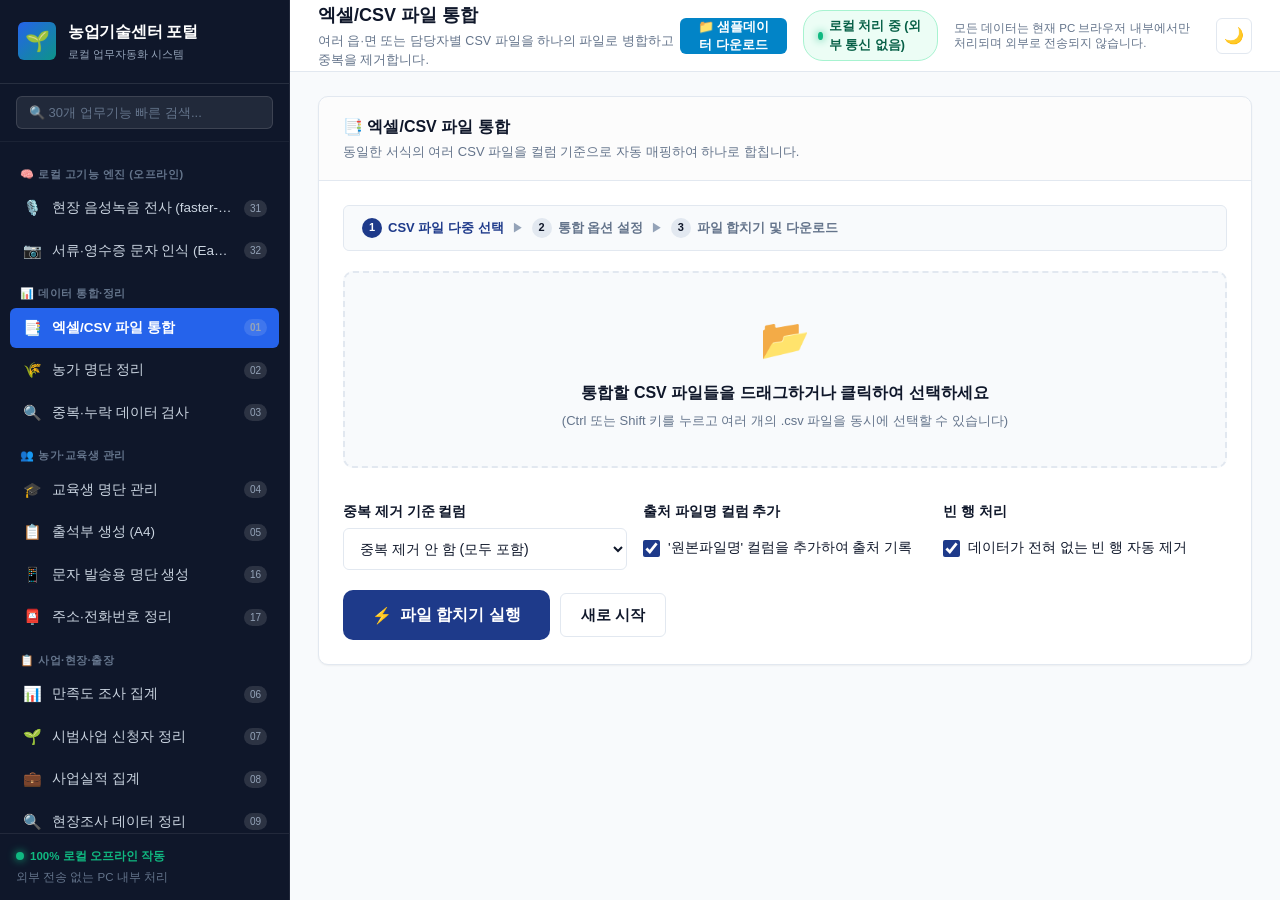
<file: 농업기술센터_업무자동화/index.html>
<!DOCTYPE html>
<html lang="ko">
<head>
  <meta charset="UTF-8">
  <meta http-equiv="X-UA-Compatible" content="IE=edge">
  <meta name="viewport" content="width=device-width, initial-scale=1.0">
  <!-- 외부 인터넷 호출 전면 차단 (로컬 127.0.0.1 서버만 허용) -->
  <meta http-equiv="Content-Security-Policy" content="default-src 'none'; script-src 'self' 'unsafe-inline'; style-src 'self' 'unsafe-inline'; img-src 'self' data: blob:; connect-src 'self' http://127.0.0.1:8765; font-src 'self' data:;">
  <title>농업기술센터 로컬 업무자동화 포털</title>
  <link rel="stylesheet" href="assets/style.css">
</head>
<body>
  <div class="app-container">
    <!-- 좌측 사이드바 -->
    <aside class="sidebar" id="sidebar">
      <div class="sidebar-header">
        <div class="sidebar-brand">
          <div class="sidebar-brand-icon">🌱</div>
          <div class="sidebar-brand-text">
            <h1>농업기술센터 포털</h1>
            <p>로컬 업무자동화 시스템</p>
          </div>
        </div>
      </div>

      <!-- 메뉴 검색창 -->
      <div class="sidebar-search">
        <input type="text" id="menu-search-input" placeholder="🔍 30개 업무기능 빠른 검색..." autocomplete="off">
      </div>

      <!-- 메뉴 네비게이션 (30개 기능) -->
      <nav class="sidebar-nav" id="sidebar-nav">
        <!-- app.js의 AppRouter에서 동적으로 렌더링 됨 -->
      </nav>

      <!-- 사이드바 푸터 (보안 상태 안내) -->
      <div class="sidebar-footer">
        <div class="secure-badge">
          <span class="secure-dot"></span>
          <span>100% 로컬 오프라인 작동</span>
        </div>
        <div>외부 전송 없는 PC 내부 처리</div>
      </div>
    </aside>

    <!-- 우측 메인 작업 영역 -->
    <main class="main-wrapper">
      <!-- 상단 헤더 -->
      <header class="top-header">
        <div class="header-title-area">
          <h2 id="header-title">농업기술센터 로컬 업무자동화 포털</h2>
          <p id="header-subtitle">외부 전송 없는 PC 내부 업무처리 도구</p>
        </div>

        <div class="header-security-notice">
          <button class="btn btn-sm btn-primary no-print" onclick="window.openSampleModal()" title="테스트용 샘플 CSV 파일을 다운로드합니다" style="font-size: 13px; height: 36px; padding: 0 14px; font-weight: bold; background: #0284c7; border: none; cursor: pointer;">
            📁 샘플데이터 다운로드
          </button>

          <div class="security-tag" title="인터넷 연결 없이 브라우저 내부에서만 연산합니다.">
            <span class="secure-dot"></span>
            <span>로컬 처리 중 (외부 통신 없음)</span>
          </div>

          <div style="font-size: 11.5px; color: var(--text-muted); max-width: 280px; line-height: 1.3;" class="no-print">
            모든 데이터는 현재 PC 브라우저 내부에서만 처리되며 외부로 전송되지 않습니다.
          </div>

          <div class="header-actions">
            <button class="btn-icon" id="btn-toggle-theme" title="다크 모드 / 라이트 모드 전환">🌙</button>
          </div>
        </div>
      </header>

      <!-- 메인 콘텐츠 영역 (동적 모듈 로드) -->
      <div class="content-area">
        <div id="module-content">
          <!-- 모듈의 render() 함수가 이곳에 내용을 주입합니다 -->
        </div>
      </div>
    </main>
  </div>

  <!-- 토스트 및 로딩 인디케이터 컨테이너 -->
  <div id="toast-container" class="toast-container"></div>
  <div id="global-loader" class="global-loader-backdrop"></div>

  <!-- 100% 로컬 오프라인 스크립트 로드 (외부 CDN 없음) -->
  <script src="assets/libs/simple-zip.js"></script>
  <script src="assets/libs/simple-qrcode.js"></script>
  <script src="assets/core-utils.js"></script>
  <script src="assets/modules/data-tools-1.js"></script>
  <script src="assets/modules/data-tools-2.js"></script>
  <script src="assets/modules/file-tools.js"></script>
  <script src="assets/modules/text-tools.js"></script>
  <script src="assets/modules/report-tools.js"></script>
  <script src="assets/modules/utility-tools.js"></script>
  <script src="assets/modules/ai-local-tools.js"></script>
  <script src="assets/app.js"></script>
  <script src="assets/sample-data.js"></script>
</body>
</html>
</file>
<file: 농업기술센터_업무자동화/assets/style.css>
/* ==========================================================================
   농업기술센터 로컬 업무자동화 포털 - 스타일시트
   외부 폰트/CDN 일체 배제, 시스템 한글 폰트 스택 적용
   공공기관 단정 스타일, 가독성 최우선(40~60대 배려), 다크모드 및 A4 인쇄 지원
   ========================================================================== */

:root {
  --primary: #1e3a8a;          /* 신뢰의 공공 네이비 */
  --primary-hover: #1d4ed8;
  --primary-light: #eff6ff;
  --secondary: #0d9488;        /* 농업/청록 포인트 */
  --secondary-hover: #0f766e;
  --success: #16a34a;
  --danger: #dc2626;
  --warning: #d97706;
  --info: #0284c7;

  --bg-main: #f8fafc;
  --bg-card: #ffffff;
  --bg-sidebar: #0f172a;       /* 사이드바 다크 네이비 */
  --bg-sidebar-hover: #1e293b;
  --bg-sidebar-active: #2563eb;
  --text-sidebar: #cbd5e1;
  --text-sidebar-bright: #ffffff;

  --text-main: #0f172a;
  --text-muted: #64748b;
  --text-light: #94a3b8;

  --border: #e2e8f0;
  --border-focus: #3b82f6;

  --radius-sm: 6px;
  --radius-md: 10px;
  --radius-lg: 14px;

  --shadow-sm: 0 1px 2px 0 rgb(0 0 0 / 0.05);
  --shadow-md: 0 4px 6px -1px rgb(0 0 0 / 0.07), 0 2px 4px -2px rgb(0 0 0 / 0.07);
  --shadow-lg: 0 10px 15px -3px rgb(0 0 0 / 0.08);

  --font-family: 'Pretendard', -apple-system, BlinkMacSystemFont, "Malgun Gothic", "맑은 고딕", "Apple SD Gothic Neo", "Segoe UI", Roboto, sans-serif;
  --sidebar-width: 290px;
  --header-height: 72px;
}

[data-theme="dark"] {
  --bg-main: #0b0f19;
  --bg-card: #151d2f;
  --bg-sidebar: #0a0e1a;
  --bg-sidebar-hover: #1e293b;
  --text-main: #f1f5f9;
  --text-muted: #94a3b8;
  --text-light: #64748b;
  --border: #243049;
  --primary-light: #1e293b;
  --shadow-sm: 0 1px 2px 0 rgb(0 0 0 / 0.3);
  --shadow-md: 0 4px 6px -1px rgb(0 0 0 / 0.4);
}

/* 기본 리셋 */
* {
  box-sizing: border-box;
  margin: 0;
  padding: 0;
}

html, body {
  font-family: var(--font-family);
  font-size: 15px;
  line-height: 1.5;
  color: var(--text-main);
  background-color: var(--bg-main);
  height: 100%;
  overflow: hidden;
  -webkit-font-smoothing: antialiased;
}

/* 전체 앱 레이아웃 */
.app-container {
  display: flex;
  height: 100vh;
  width: 100vw;
  overflow: hidden;
}

/* 좌측 사이드바 */
.sidebar {
  width: var(--sidebar-width);
  background-color: var(--bg-sidebar);
  color: var(--text-sidebar);
  display: flex;
  flex-direction: column;
  flex-shrink: 0;
  border-right: 1px solid rgba(255, 255, 255, 0.08);
  height: 100%;
  z-index: 20;
}

.sidebar-header {
  padding: 20px 18px;
  border-bottom: 1px solid rgba(255, 255, 255, 0.1);
}

.sidebar-brand {
  display: flex;
  align-items: center;
  gap: 12px;
}

.sidebar-brand-icon {
  width: 38px;
  height: 38px;
  background: linear-gradient(135deg, #2563eb, #0d9488);
  border-radius: var(--radius-sm);
  display: flex;
  align-items: center;
  justify-content: center;
  font-size: 20px;
  font-weight: bold;
  color: #fff;
}

.sidebar-brand-text h1 {
  font-size: 16px;
  font-weight: 700;
  color: var(--text-sidebar-bright);
  letter-spacing: -0.3px;
}

.sidebar-brand-text p {
  font-size: 11px;
  color: #94a3b8;
  margin-top: 2px;
}

/* 메뉴 검색 */
.sidebar-search {
  padding: 12px 16px;
  border-bottom: 1px solid rgba(255, 255, 255, 0.05);
}

.sidebar-search input {
  width: 100%;
  padding: 8px 12px;
  background-color: rgba(255, 255, 255, 0.08);
  border: 1px solid rgba(255, 255, 255, 0.12);
  border-radius: var(--radius-sm);
  color: #fff;
  font-size: 13px;
  outline: none;
  transition: all 0.2s;
}

.sidebar-search input:focus {
  background-color: rgba(255, 255, 255, 0.15);
  border-color: #3b82f6;
}

.sidebar-search input::placeholder {
  color: #64748b;
}

/* 사이드바 메뉴 네비게이션 */
.sidebar-nav {
  flex: 1;
  overflow-y: auto;
  padding: 12px 10px;
}

.sidebar-nav::-webkit-scrollbar {
  width: 6px;
}
.sidebar-nav::-webkit-scrollbar-thumb {
  background: rgba(255, 255, 255, 0.15);
  border-radius: 3px;
}

.menu-category-title {
  font-size: 11px;
  font-weight: 700;
  text-transform: uppercase;
  color: #64748b;
  padding: 12px 10px 6px 10px;
  letter-spacing: 0.5px;
}

.nav-item {
  display: flex;
  align-items: center;
  gap: 10px;
  padding: 9px 12px;
  border-radius: var(--radius-sm);
  color: var(--text-sidebar);
  font-size: 13.5px;
  text-decoration: none;
  cursor: pointer;
  transition: all 0.15s ease;
  margin-bottom: 2px;
  user-select: none;
}

.nav-item:hover {
  background-color: var(--bg-sidebar-hover);
  color: var(--text-sidebar-bright);
}

.nav-item.active {
  background-color: var(--bg-sidebar-active);
  color: #ffffff;
  font-weight: 600;
}

.nav-item-icon {
  font-size: 15px;
  width: 20px;
  text-align: center;
  flex-shrink: 0;
}

.nav-item-text {
  flex: 1;
  white-space: nowrap;
  overflow: hidden;
  text-overflow: ellipsis;
}

.nav-item-num {
  font-size: 10px;
  background: rgba(255, 255, 255, 0.12);
  color: #94a3b8;
  padding: 1px 6px;
  border-radius: 10px;
}

/* 사이드바 푸터 */
.sidebar-footer {
  padding: 14px 16px;
  border-top: 1px solid rgba(255, 255, 255, 0.08);
  font-size: 11.5px;
  color: #64748b;
}

.sidebar-footer .secure-badge {
  display: flex;
  align-items: center;
  gap: 6px;
  color: #10b981;
  font-weight: 600;
  margin-bottom: 4px;
}

.secure-dot {
  width: 8px;
  height: 8px;
  border-radius: 50%;
  background-color: #10b981;
  display: inline-block;
  box-shadow: 0 0 8px #10b981;
}

/* 메인 영역 */
.main-wrapper {
  flex: 1;
  display: flex;
  flex-direction: column;
  height: 100%;
  overflow: hidden;
  background-color: var(--bg-main);
}

/* 상단 헤더 */
.top-header {
  height: var(--header-height);
  background-color: var(--bg-card);
  border-bottom: 1px solid var(--border);
  display: flex;
  align-items: center;
  justify-content: space-between;
  padding: 0 28px;
  flex-shrink: 0;
}

.header-title-area h2 {
  font-size: 18px;
  font-weight: 700;
  color: var(--text-main);
  display: flex;
  align-items: center;
  gap: 10px;
}

.header-title-area p {
  font-size: 12.5px;
  color: var(--text-muted);
  margin-top: 3px;
}

.header-security-notice {
  display: flex;
  align-items: center;
  gap: 16px;
}

.security-tag {
  background-color: #ecfdf5;
  border: 1px solid #a7f3d0;
  color: #065f46;
  padding: 6px 14px;
  border-radius: 20px;
  font-size: 12.5px;
  font-weight: 600;
  display: flex;
  align-items: center;
  gap: 6px;
}

[data-theme="dark"] .security-tag {
  background-color: #064e3b;
  border-color: #047857;
  color: #a7f3d0;
}

.header-actions {
  display: flex;
  align-items: center;
  gap: 10px;
}

.btn-icon {
  background: transparent;
  border: 1px solid var(--border);
  border-radius: var(--radius-sm);
  width: 36px;
  height: 36px;
  display: flex;
  align-items: center;
  justify-content: center;
  cursor: pointer;
  color: var(--text-main);
  transition: all 0.2s;
  font-size: 16px;
}

.btn-icon:hover {
  background-color: var(--primary-light);
  border-color: var(--primary);
}

/* 메인 스크롤 콘텐츠 영역 */
.content-area {
  flex: 1;
  overflow-y: auto;
  padding: 24px 28px 48px 28px;
}

/* 작업 카드 */
.work-card {
  background-color: var(--bg-card);
  border-radius: var(--radius-md);
  border: 1px solid var(--border);
  box-shadow: var(--shadow-sm);
  margin-bottom: 20px;
  overflow: hidden;
}

.card-header {
  padding: 18px 24px;
  border-bottom: 1px solid var(--border);
  display: flex;
  align-items: center;
  justify-content: space-between;
  background-color: rgba(0, 0, 0, 0.01);
}

.card-title-group h3 {
  font-size: 16px;
  font-weight: 700;
  color: var(--text-main);
  display: flex;
  align-items: center;
  gap: 8px;
}

.card-title-group p {
  font-size: 13px;
  color: var(--text-muted);
  margin-top: 3px;
}

.card-body {
  padding: 24px;
}

/* 업무 단계 인디케이터 (① 파일 선택 -> ② 옵션 -> ③ 실행 -> ④ 다운로드) */
.step-tracker {
  display: flex;
  align-items: center;
  gap: 8px;
  background: var(--bg-main);
  padding: 12px 18px;
  border-radius: var(--radius-sm);
  margin-bottom: 20px;
  font-size: 13px;
  color: var(--text-muted);
  border: 1px solid var(--border);
}

.step-item {
  display: flex;
  align-items: center;
  gap: 6px;
  font-weight: 600;
}

.step-item.active {
  color: var(--primary);
}

.step-num {
  width: 20px;
  height: 20px;
  border-radius: 50%;
  background: var(--border);
  color: var(--text-main);
  display: flex;
  align-items: center;
  justify-content: center;
  font-size: 11px;
}

.step-item.active .step-num {
  background: var(--primary);
  color: #fff;
}

.step-arrow {
  color: var(--text-light);
  font-size: 12px;
}

/* 파일 업로드 드롭존 */
.drop-zone {
  border: 2px dashed var(--border);
  border-radius: var(--radius-md);
  padding: 36px 20px;
  text-align: center;
  cursor: pointer;
  background-color: var(--bg-main);
  transition: all 0.2s ease;
  position: relative;
}

.drop-zone:hover, .drop-zone.dragover {
  border-color: var(--primary);
  background-color: var(--primary-light);
}

.drop-zone-icon {
  font-size: 40px;
  margin-bottom: 12px;
  color: var(--primary);
}

.drop-zone-title {
  font-size: 16px;
  font-weight: 700;
  color: var(--text-main);
  margin-bottom: 6px;
}

.drop-zone-sub {
  font-size: 13px;
  color: var(--text-muted);
}

.drop-zone input[type="file"] {
  position: absolute;
  top: 0;
  left: 0;
  width: 100%;
  height: 100%;
  opacity: 0;
  cursor: pointer;
}

/* 파일 리스트 칩 */
.file-chip-container {
  display: flex;
  flex-wrap: wrap;
  gap: 8px;
  margin-top: 14px;
}

.file-chip {
  background: var(--bg-card);
  border: 1px solid var(--border);
  border-radius: var(--radius-sm);
  padding: 6px 12px;
  font-size: 12.5px;
  display: flex;
  align-items: center;
  gap: 8px;
  box-shadow: var(--shadow-sm);
}

.file-chip-name {
  max-width: 220px;
  overflow: hidden;
  text-overflow: ellipsis;
  white-space: nowrap;
  font-weight: 500;
}

.file-chip-size {
  color: var(--text-light);
  font-size: 11px;
}

.file-chip-remove {
  background: none;
  border: none;
  color: var(--danger);
  cursor: pointer;
  font-size: 14px;
  font-weight: bold;
}

/* 폼 요소 및 버튼 */
.form-grid {
  display: grid;
  grid-template-columns: repeat(auto-fit, minmax(260px, 1fr));
  gap: 16px;
  margin-bottom: 20px;
}

.form-group {
  display: flex;
  flex-direction: column;
  gap: 6px;
}

.form-label {
  font-size: 13.5px;
  font-weight: 600;
  color: var(--text-main);
}

.form-label .required {
  color: var(--danger);
  margin-left: 2px;
}

.form-control, .form-select {
  height: 42px;
  padding: 0 12px;
  border: 1px solid var(--border);
  border-radius: var(--radius-sm);
  background-color: var(--bg-card);
  color: var(--text-main);
  font-size: 14px;
  outline: none;
  transition: border-color 0.2s, box-shadow 0.2s;
}

textarea.form-control {
  height: auto;
  min-height: 90px;
  padding: 10px 12px;
}

.form-control:focus, .form-select:focus {
  border-color: var(--border-focus);
  box-shadow: 0 0 0 3px rgba(59, 130, 246, 0.15);
}

.form-check {
  display: flex;
  align-items: center;
  gap: 8px;
  cursor: pointer;
  font-size: 13.5px;
  user-select: none;
}

.form-check input[type="checkbox"], .form-check input[type="radio"] {
  width: 17px;
  height: 17px;
  cursor: pointer;
  accent-color: var(--primary);
}

/* 버튼 모음 (크고 명확한 공공기관 스타일) */
.btn-group {
  display: flex;
  flex-wrap: wrap;
  align-items: center;
  gap: 10px;
  margin-top: 18px;
}

.btn {
  height: 44px;
  padding: 0 20px;
  border-radius: var(--radius-sm);
  font-size: 14.5px;
  font-weight: 600;
  cursor: pointer;
  display: inline-flex;
  align-items: center;
  justify-content: center;
  gap: 8px;
  border: 1px solid transparent;
  transition: all 0.15s ease;
  user-select: none;
}

.btn-primary {
  background-color: var(--primary);
  color: #ffffff;
}
.btn-primary:hover {
  background-color: var(--primary-hover);
}

.btn-secondary {
  background-color: var(--secondary);
  color: #ffffff;
}
.btn-secondary:hover {
  background-color: var(--secondary-hover);
}

.btn-success {
  background-color: var(--success);
  color: #ffffff;
}
.btn-success:hover {
  background-color: #15803d;
}

.btn-outline {
  background-color: transparent;
  border-color: var(--border);
  color: var(--text-main);
}
.btn-outline:hover {
  background-color: var(--primary-light);
  border-color: var(--primary);
  color: var(--primary);
}

.btn-sm {
  height: 34px;
  padding: 0 12px;
  font-size: 13px;
}

.btn-lg {
  height: 50px;
  padding: 0 28px;
  font-size: 16px;
  border-radius: var(--radius-md);
}

/* 데이터 테이블 스타일 */
.table-meta-bar {
  display: flex;
  align-items: center;
  gap: 10px;
  margin-bottom: 12px;
  flex-wrap: wrap;
}

.badge {
  display: inline-flex;
  align-items: center;
  gap: 4px;
  padding: 4px 10px;
  border-radius: 4px;
  font-size: 12px;
  font-weight: 600;
}

.badge-info { background: #e0f2fe; color: #0369a1; }
.badge-secondary { background: #f1f5f9; color: #475569; }
.badge-warning { background: #fef3c7; color: #b45309; }
.badge-success { background: #dcfce7; color: #15803d; }
.badge-danger { background: #fee2e2; color: #b91c1c; }

[data-theme="dark"] .badge-info { background: #0c4a6e; color: #bae6fd; }
[data-theme="dark"] .badge-secondary { background: #1e293b; color: #cbd5e1; }
[data-theme="dark"] .badge-warning { background: #78350f; color: #fde68a; }
[data-theme="dark"] .badge-success { background: #14532d; color: #bbf7d0; }
[data-theme="dark"] .badge-danger { background: #7f1d1d; color: #fecaca; }

.table-responsive {
  width: 100%;
  overflow-x: auto;
  border: 1px solid var(--border);
  border-radius: var(--radius-sm);
  background: var(--bg-card);
  max-height: 480px;
}

.data-table {
  width: 100%;
  border-collapse: collapse;
  font-size: 13px;
  text-align: left;
}

.data-table th {
  background-color: var(--bg-main);
  padding: 10px 14px;
  font-weight: 700;
  color: var(--text-main);
  border-bottom: 2px solid var(--border);
  position: sticky;
  top: 0;
  z-index: 5;
  white-space: nowrap;
}

.data-table td {
  padding: 8px 14px;
  border-bottom: 1px solid var(--border);
  color: var(--text-main);
  white-space: nowrap;
}

.data-table tbody tr:hover {
  background-color: rgba(59, 130, 246, 0.05);
}

.text-center { text-align: center; }
.text-right { text-align: right; }
.text-muted { color: var(--text-muted); }

/* 상태 검사 테이블용 하이라이트 행 */
tr.row-missing { background-color: #fee2e2 !important; }
tr.row-duplicate { background-color: #fef3c7 !important; }
tr.row-invalid { background-color: #ede9fe !important; }

[data-theme="dark"] tr.row-missing { background-color: #450a0a !important; }
[data-theme="dark"] tr.row-duplicate { background-color: #451a03 !important; }
[data-theme="dark"] tr.row-invalid { background-color: #2e1065 !important; }

/* 토스트 알림 */
.toast-container {
  position: fixed;
  bottom: 24px;
  right: 24px;
  z-index: 9999;
  display: flex;
  flex-direction: column;
  gap: 10px;
  max-width: 420px;
}

.toast-item {
  padding: 12px 18px;
  border-radius: var(--radius-sm);
  background: #ffffff;
  color: #0f172a;
  box-shadow: var(--shadow-lg);
  display: flex;
  align-items: center;
  gap: 12px;
  font-size: 14px;
  font-weight: 500;
  border-left: 5px solid var(--primary);
  animation: slideInRight 0.3s cubic-bezier(0.16, 1, 0.3, 1);
}

.toast-success { border-left-color: var(--success); }
.toast-error { border-left-color: var(--danger); }
.toast-warning { border-left-color: var(--warning); }
.toast-info { border-left-color: var(--info); }

.toast-icon { font-size: 16px; font-weight: bold; }
.toast-msg { flex: 1; }
.toast-close {
  background: none;
  border: none;
  font-size: 18px;
  color: #94a3b8;
  cursor: pointer;
}

.toast-fadeout {
  opacity: 0;
  transform: translateY(10px);
  transition: all 0.3s ease;
}

@keyframes slideInRight {
  from { opacity: 0; transform: translateX(30px); }
  to { opacity: 1; transform: translateX(0); }
}

/* 글로벌 로더 */
.global-loader-backdrop {
  position: fixed;
  top: 0;
  left: 0;
  width: 100vw;
  height: 100vh;
  background: rgba(15, 23, 42, 0.7);
  backdrop-filter: blur(3px);
  z-index: 99999;
  display: none;
  align-items: center;
  justify-content: center;
}

.loader-box {
  background: var(--bg-card);
  padding: 32px 40px;
  border-radius: var(--radius-lg);
  box-shadow: var(--shadow-lg);
  display: flex;
  flex-direction: column;
  align-items: center;
  text-align: center;
  max-width: 400px;
}

.loader-spinner {
  width: 48px;
  height: 48px;
  border: 4px solid var(--border);
  border-top-color: var(--primary);
  border-radius: 50%;
  animation: spin 0.8s linear infinite;
  margin-bottom: 18px;
}

.loader-text {
  font-size: 16px;
  font-weight: 700;
  color: var(--text-main);
  margin-bottom: 6px;
}

.loader-sub {
  font-size: 12px;
  color: var(--text-muted);
}

@keyframes spin {
  to { transform: rotate(360deg); }
}

/* 통계 및 요약 그리드 */
.stats-grid {
  display: grid;
  grid-template-columns: repeat(auto-fit, minmax(180px, 1fr));
  gap: 16px;
  margin-bottom: 24px;
}

.stat-card {
  background: var(--bg-main);
  border: 1px solid var(--border);
  border-radius: var(--radius-sm);
  padding: 16px;
  text-align: center;
}

.stat-label {
  font-size: 12.5px;
  color: var(--text-muted);
  font-weight: 500;
  margin-bottom: 6px;
}

.stat-value {
  font-size: 22px;
  font-weight: 700;
  color: var(--primary);
}

.stat-unit {
  font-size: 13px;
  font-weight: normal;
  color: var(--text-muted);
  margin-left: 3px;
}

/* 인쇄용 A4 서식 (@media print) */
@media print {
  body {
    background: #ffffff !important;
    color: #000000 !important;
    overflow: visible !important;
    font-size: 12pt !important;
  }

  .sidebar, .top-header, .btn-group, .drop-zone, .step-tracker, .toast-container, #global-loader, .no-print {
    display: none !important;
  }

  .app-container, .main-wrapper, .content-area {
    display: block !important;
    height: auto !important;
    overflow: visible !important;
    padding: 0 !important;
    margin: 0 !important;
    background: transparent !important;
  }

  .work-card {
    border: none !important;
    box-shadow: none !important;
    margin: 0 !important;
    padding: 0 !important;
  }

  .print-page {
    width: 210mm;
    margin: 0 auto;
    padding: 15mm 15mm 20mm 15mm;
    page-break-after: always;
  }

  .print-table {
    width: 100%;
    border-collapse: collapse;
    margin-top: 15px;
  }

  .print-table th, .print-table td {
    border: 1px solid #000;
    padding: 8px 10px;
    font-size: 11pt;
  }

  .print-table th {
    background-color: #f1f5f9 !important;
    font-weight: bold;
    text-align: center;
  }
}
</file>
